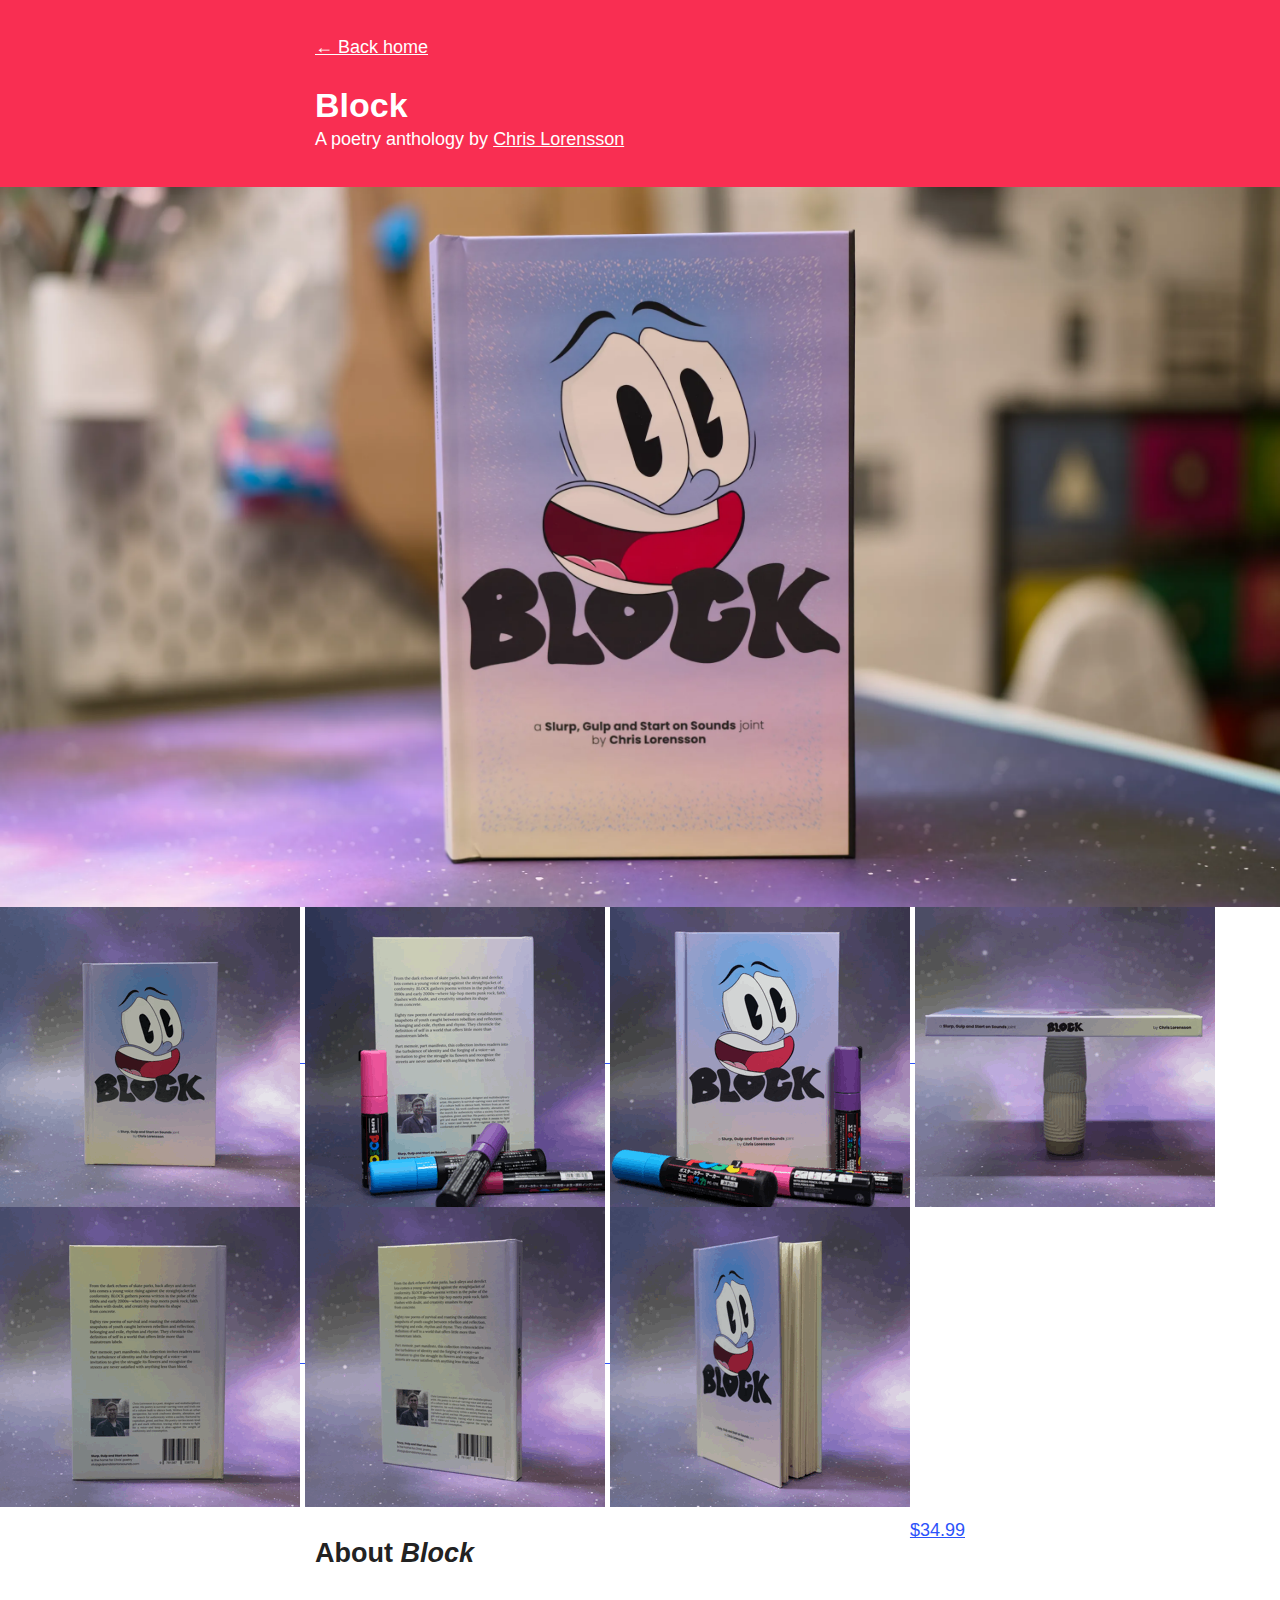
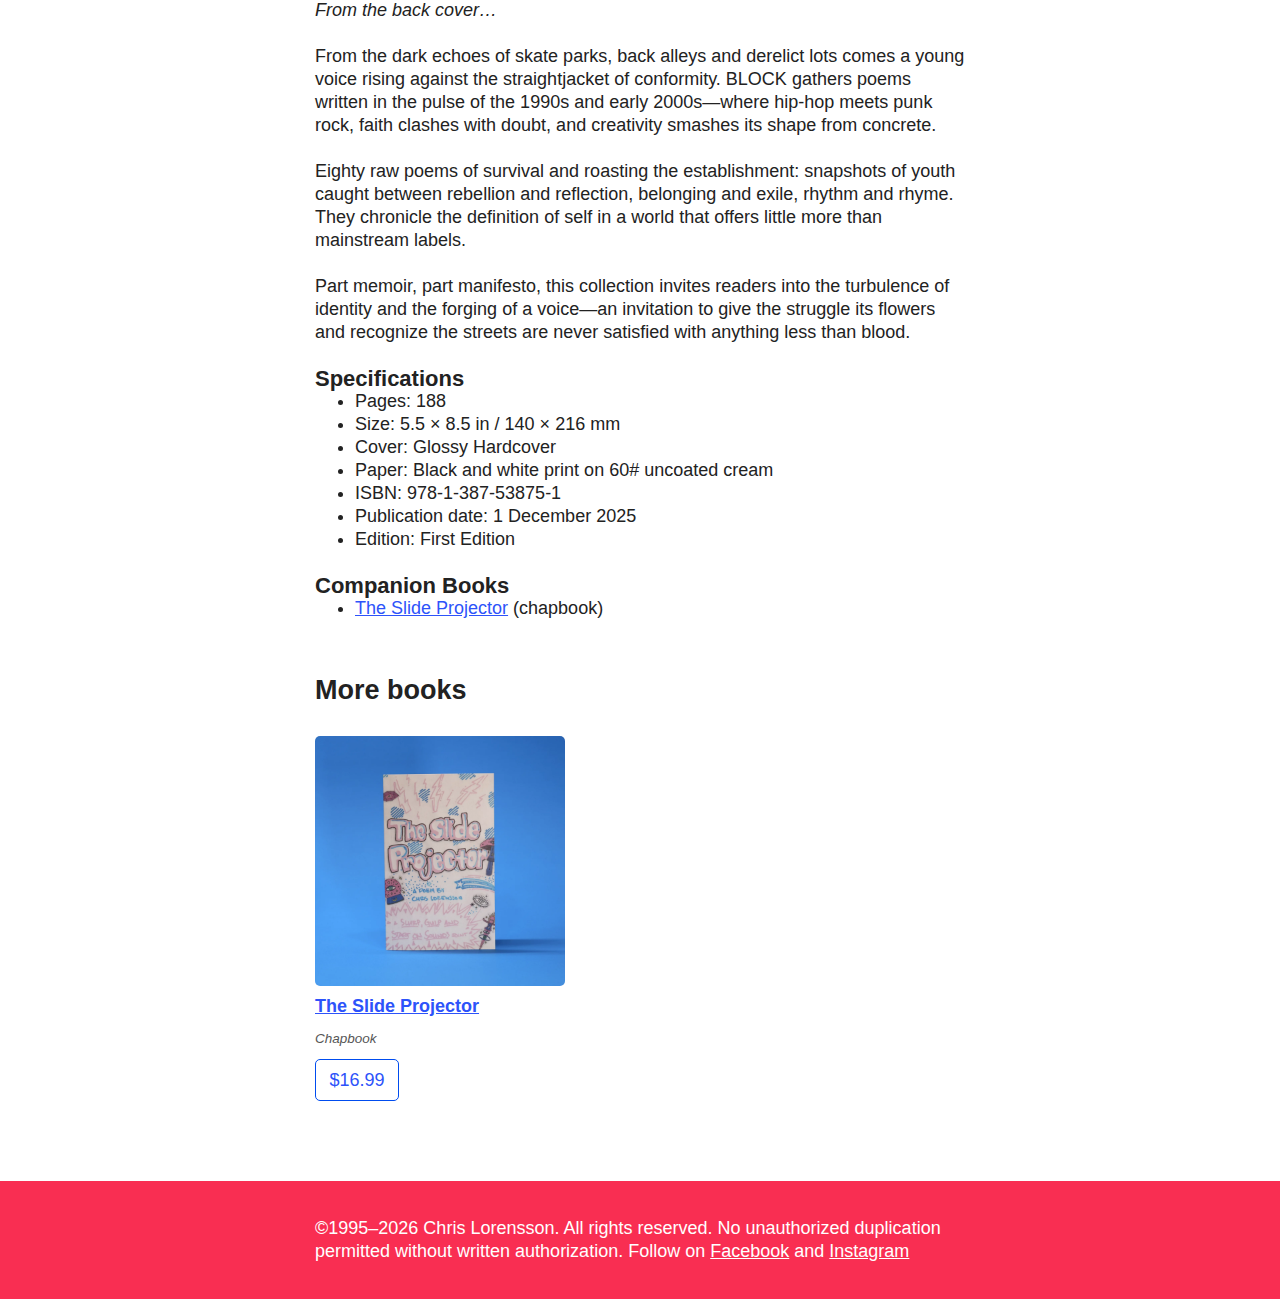
<file: books/block/index.html>
<!doctype html>
<html class="no-js" lang="">

<head>
  <meta charset="utf-8">
  <meta name="viewport" content="width=device-width, initial-scale=1">
  <title>Block | A poetry anthology by Chris Lorensson</title>
  <link rel="stylesheet" href="../../css/style.css">
  <meta name="description" content="Block | A poetry anthology by Chris Lorensson">

  <meta property="og:title" content="Block | A poetry anthology by Chris Lorensson">
  <meta property="og:type" content="">
  <meta property="og:url" content="https://slurpgulpandstartonsounds.com">
  <meta property="og:image" content="https://slurpgulpandstartonsounds.com/img/book-block-square.webp">
  <meta property="og:image:alt" content="book cover">

  <link rel="icon" href="../../favicon.ico" sizes="any">
  <link rel="icon" href="../../favicon.svg" type="image/svg+xml">
  <link rel="apple-touch-icon" href="../../apple-touch-icon.png">

  <link rel="manifest" href="../../site.webmanifest">
  <meta name="theme-color" content="#FFCEFD">
  <!-- MailerLite Universal -->
  <script>
      (function(w,d,e,u,f,l,n){w[f]=w[f]||function(){(w[f].q=w[f].q||[])
      .push(arguments);},l=d.createElement(e),l.async=1,l.src=u,
      n=d.getElementsByTagName(e)[0],n.parentNode.insertBefore(l,n);})
      (window,document,'script','https://assets.mailerlite.com/js/universal.js','ml');
      ml('account', '1740467');
  </script>
  <!-- End MailerLite Universal -->
  <link rel="stylesheet" href="../../css/photoswipe.css">
</head>

<body>
  <div id="fb-root"></div>
  <script async defer crossorigin="anonymous" src="https://connect.facebook.net/en_US/sdk.js#xfbml=1&version=v23.0&appId=147687718653615"></script>
  <article>
    <header id="block">
      <nav><a href="https://slurpgulpandstartonsounds.com">&larr; Back home</a></nav>
      <h1>Block</h1>
      <p>A poetry anthology by <a href="https://chrislorensson.com" target="_blank">Chris Lorensson</a></p>
    </header>
    <img src="../../img/hero-block.webp" style="width:100%;height:auto;display:block;" />
    <div id="gallery">
      <a href="../../img/block-1.webp" 
        data-pswp-width="1500" 
        data-pswp-height="1500" 
        target="_blank">
        <img src="../../img/block-1-thumb.webp" alt="" />
      </a>
      <a href="../../img/block-2.webp" 
        data-pswp-width="1500" 
        data-pswp-height="1500" 
        target="_blank">
        <img src="../../img/block-2-thumb.webp" alt="" />
      </a>
      <a href="../../img/block-3.webp" 
        data-pswp-width="1500" 
        data-pswp-height="1500" 
        target="_blank">
        <img src="../../img/block-3-thumb.webp" alt="" />
      </a>
      <a href="../../img/block-4.webp" 
        data-pswp-width="1500" 
        data-pswp-height="1500" 
        target="_blank">
        <img src="../../img/block-4-thumb.webp" alt="" />
      </a>
      <a href="../../img/block-5.webp" 
        data-pswp-width="1500" 
        data-pswp-height="1500" 
        target="_blank">
        <img src="../../img/block-5-thumb.webp" alt="" />
      </a>
      <a href="../../img/block-6.webp" 
        data-pswp-width="1500" 
        data-pswp-height="1500" 
        target="_blank">
        <img src="../../img/block-6-thumb.webp" alt="" />
      </a>
      <a href="../../img/block-7.webp" 
        data-pswp-width="1500" 
        data-pswp-height="1500" 
        target="_blank">
        <img src="../../img/block-7-thumb.webp" alt="" />
      </a>
    </div>
    <section>
      <a class="big button" style="float: right; clear: right; margin: 0 0 1rem 1rem;" href="https://www.lulu.com/shop/chris-lorensson/block/hardcover/product-rmrj2k6.html" target="_blank">$34.99</a>
      <header><h2>About <em>Block</em></h2></header>
      <!-- <p class="release"><span><strong>Coming 1 December, 2025&hellip;</strong> Sign up to the <a href="#email">mailing&nbsp;list</a> for&nbsp;updates</span></p> -->
      <p><em>From the back cover&hellip;</em></p>
      <p>From the dark echoes of skate parks, back alleys and derelict lots comes a young voice rising against the straightjacket of conformity. BLOCK gathers poems written in the pulse of the 1990s and early 2000s—where hip-hop meets punk rock, faith clashes with doubt, and creativity smashes its shape from&nbsp;concrete.</p>
      <p>Eighty raw poems of survival and roasting the establishment: snapshots of youth caught between rebellion and reflection, belonging and exile, rhythm and rhyme. They chronicle the definition of self in a world that offers little more than mainstream&nbsp;labels.</p>
      <p>Part memoir, part manifesto, this collection invites readers into the turbulence of identity and the forging of a voice—an invitation to give the struggle its flowers and recognize the streets are never satisfied with anything less than&nbsp;blood.</p>

      <h3>Specifications</h3>
      <ul>
        <li>Pages: 188</li>
        <li>Size: 5.5 × 8.5 in / 140 × 216 mm</li>
        <li>Cover: Glossy Hardcover</li>
        <li>Paper: Black and white print on 60# uncoated cream</li>
        <li>ISBN: 978-1-387-53875-1</li>
        <li>Publication date: 1 December 2025</li>
        <li>Edition: First Edition</li>
      </ul>

      <h3>Companion Books</h3>
      <ul>
        <li><a href="../theslideprojector/">The Slide Projector</a> (chapbook)</li>
      </ul>
    </section>
    <section>
      <header><h2>More books</h2></header>
      <ul id="book-list">
        <li>
          <a href="/books/theslideprojector/"><img src="../../img/book-theslideprojector-square.webp" alt="book cover" /></a>
          <h4><a href="/books/theslideprojector/">The Slide Projector</a></h4>
          <p>Chapbook</p>
          <a class="button" href="https://www.lulu.com/shop/chris-lorensson-and-chris-lorensson-and-chris-lorensson-and-chris-lorensson/the-slide-projector/paperback/product-578wpwp.html" target="_blank">$16.99</a>
        </li>
      </ul>
    </section>
    <section id="email">
      <div class="clearfix">&nbsp;</div>
      <div class="ml-embedded" data-form="8SSd9Y"></div>
      <div class="clearfix">&nbsp;</div>
    </section>
    <footer>
      <p>&copy;1995&ndash;<script>document.write(new Date().getFullYear())</script> Chris Lorensson. All rights reserved. No unauthorized duplication permitted without written&nbsp;authorization. Follow on <a href="https://www.facebook.com/slurpgulpandstartonsounds/" target="_blank">Facebook</a> and <a href="https://www.instagram.com/chrislorensson" target="_blank">Instagram</a></p>
    </footer>
  </article>
  <script type="module">
    import PhotoSwipeLightbox from '../../js/photoswipe/photoswipe-lightbox.esm.js';
    const lightbox = new PhotoSwipeLightbox({
      gallery: '#gallery',
      children: 'a',
      pswpModule: () => import('../../js/photoswipe/photoswipe.esm.js')
    });
    lightbox.init();
  </script>
</body>

</html>
</file>
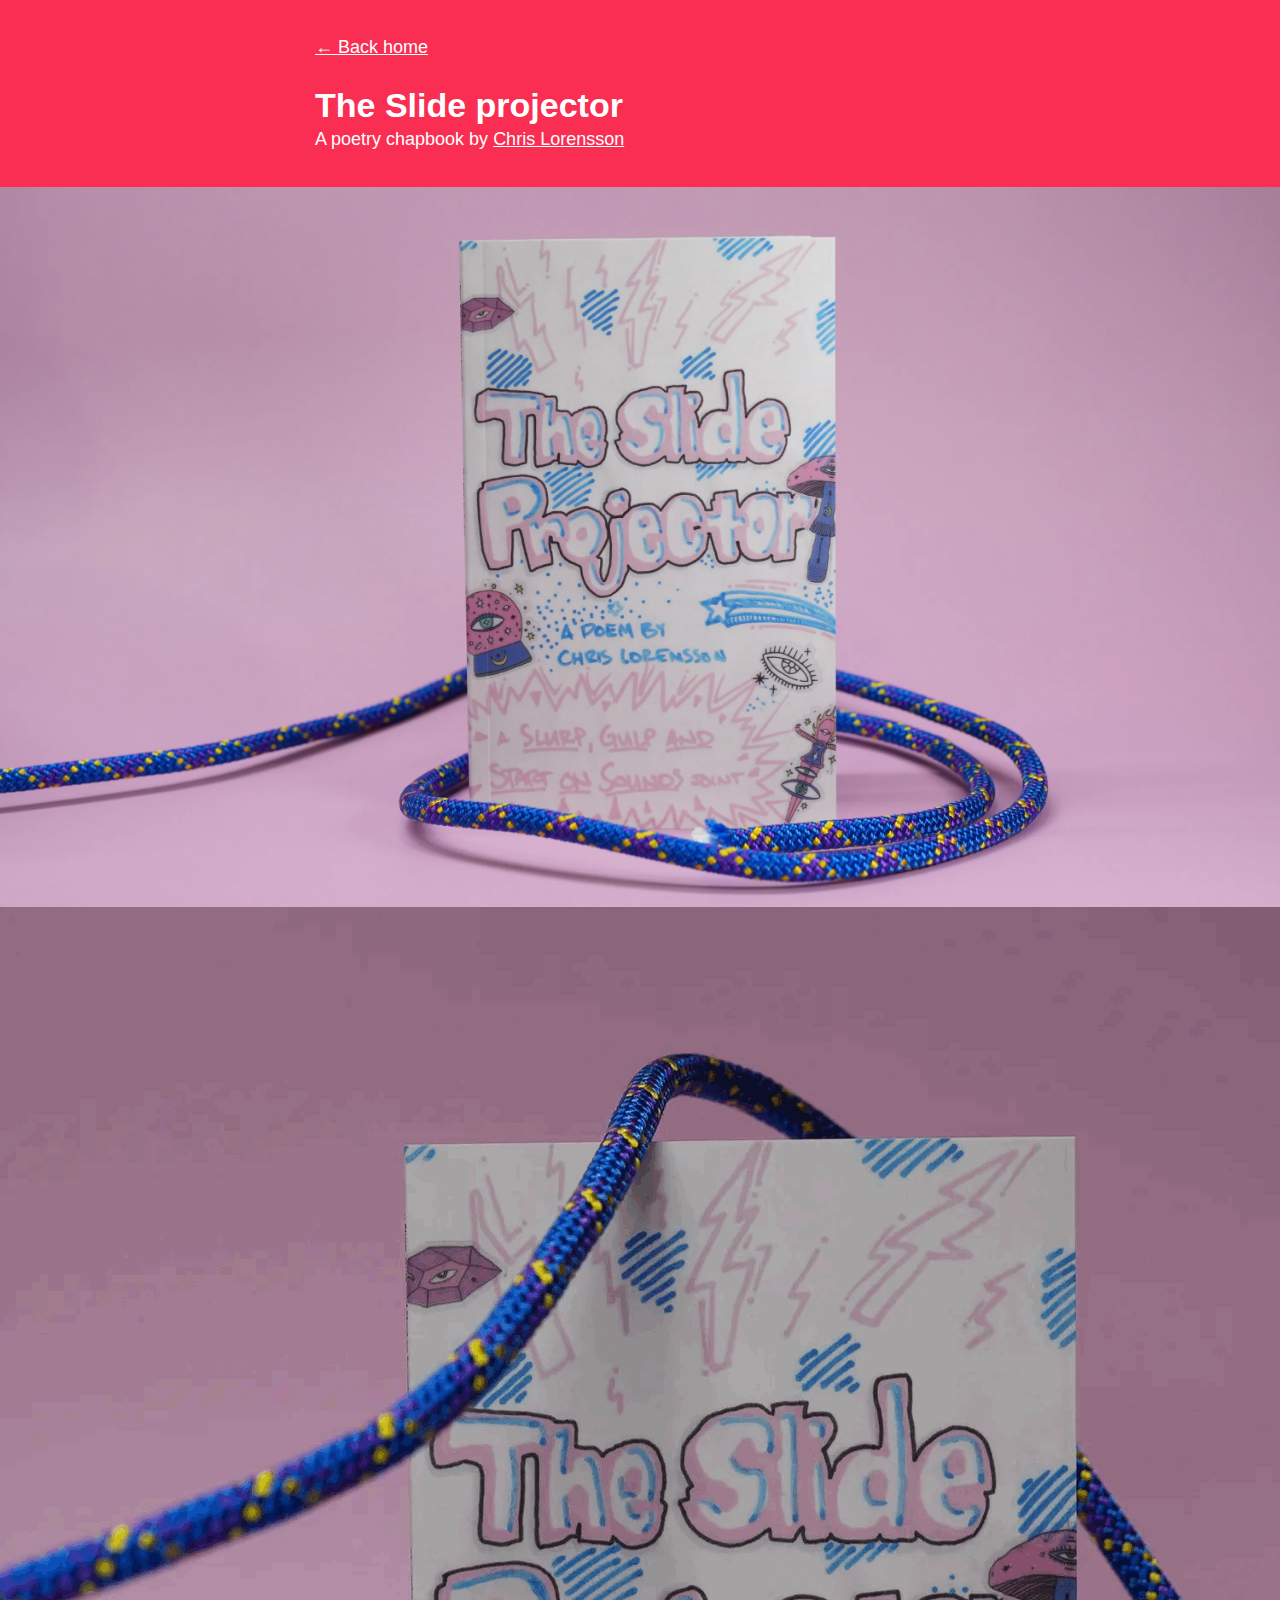
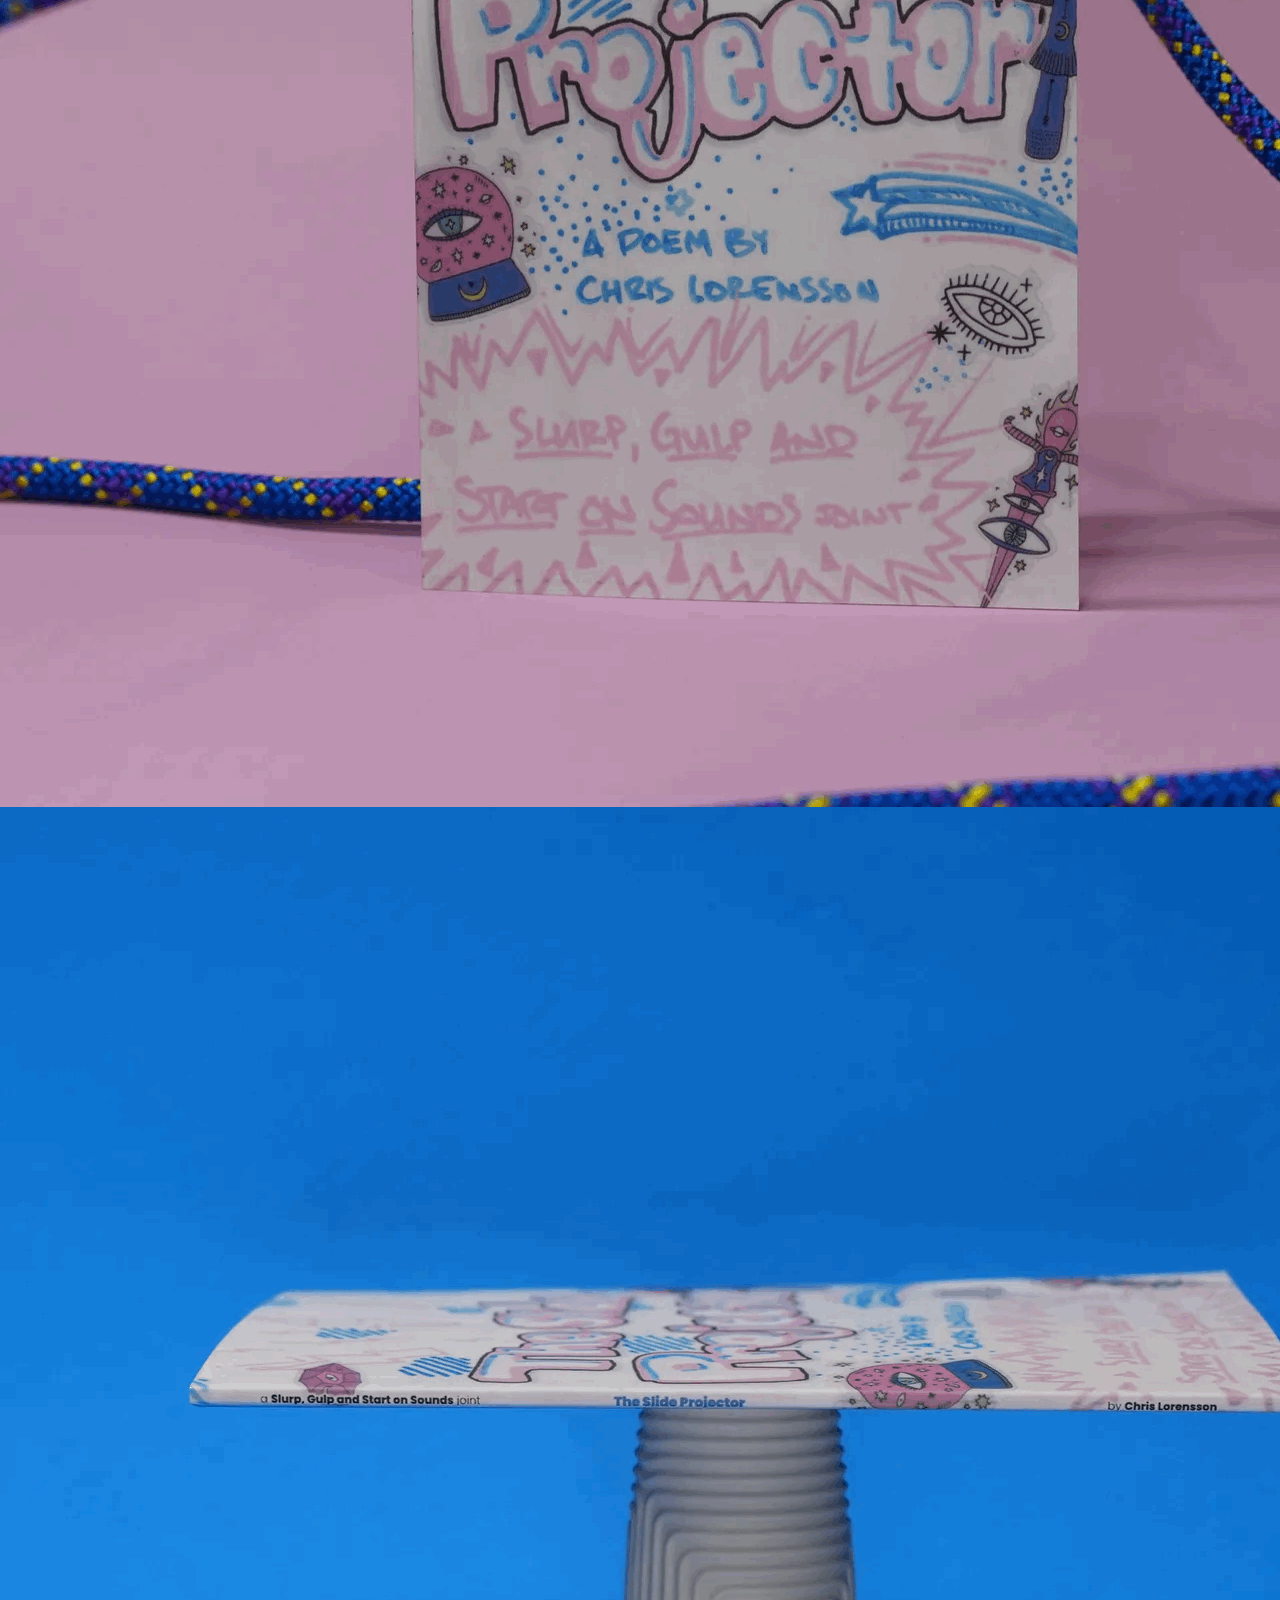
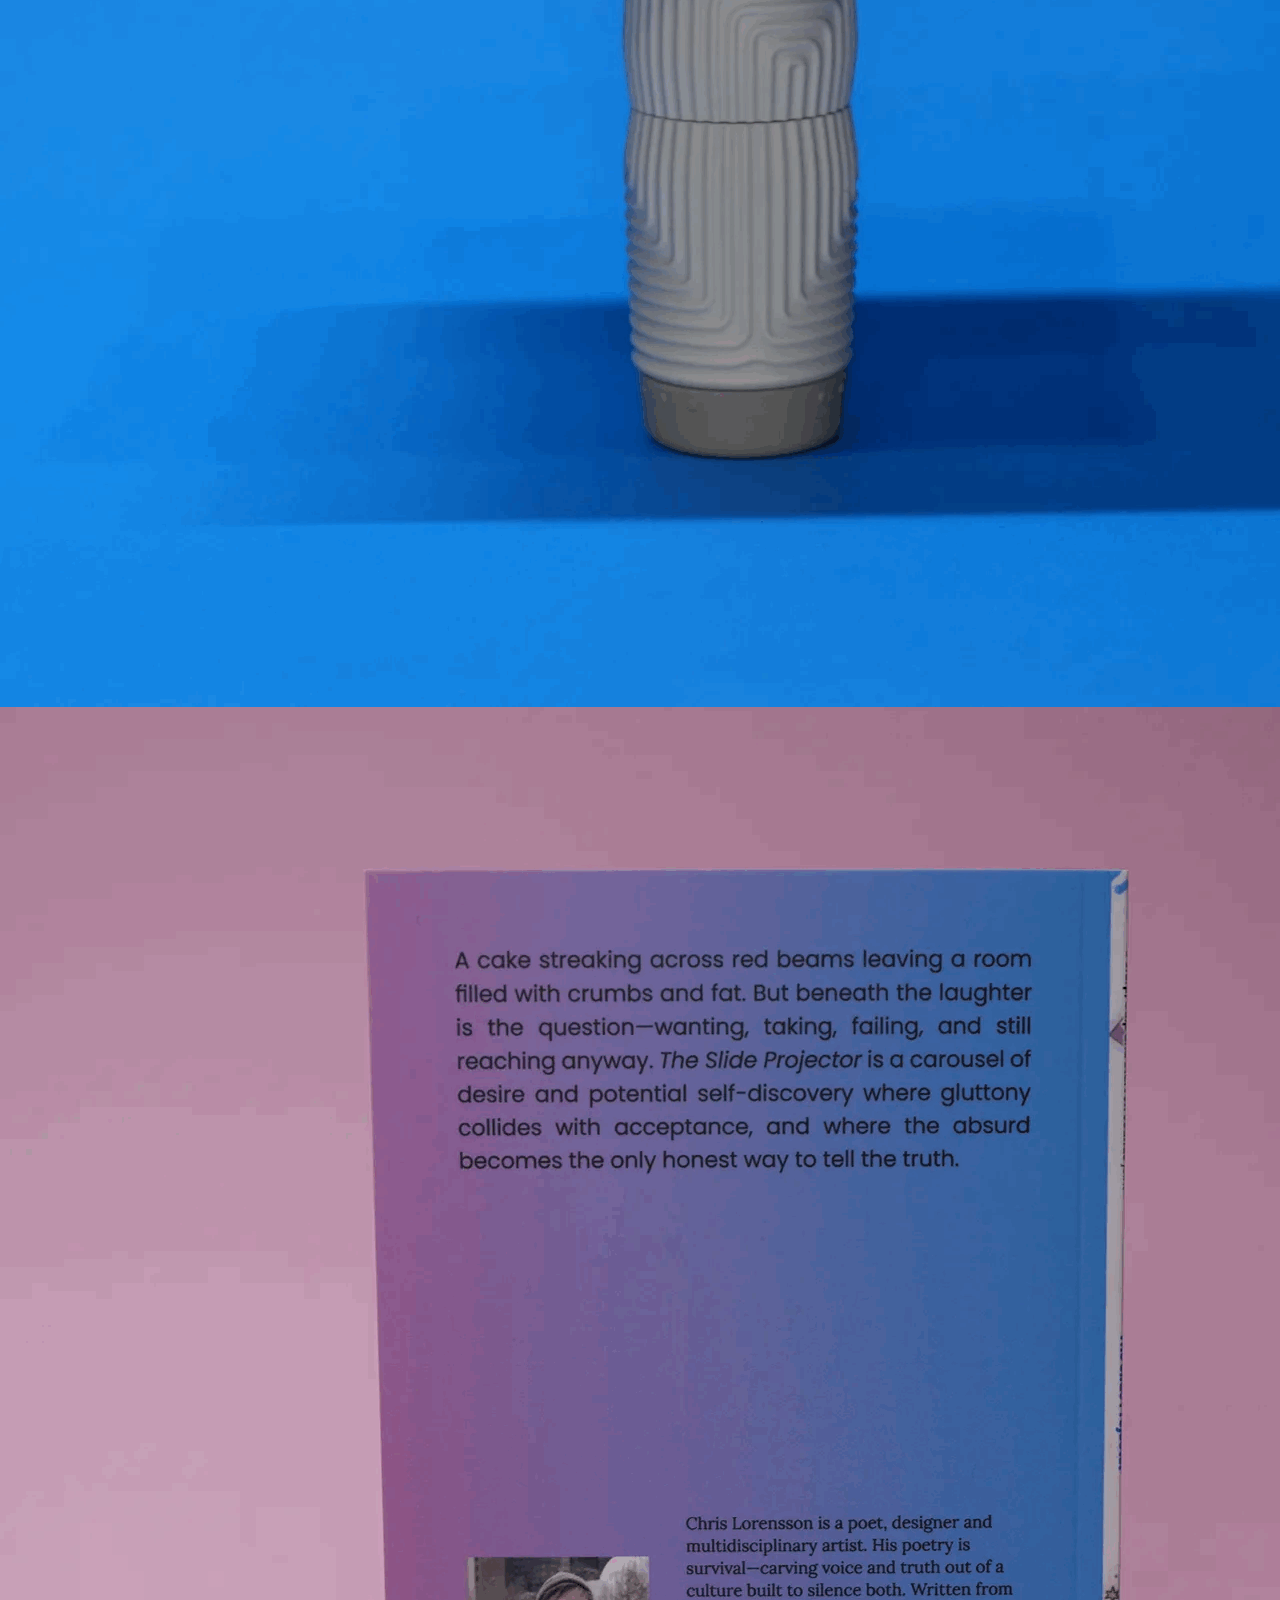
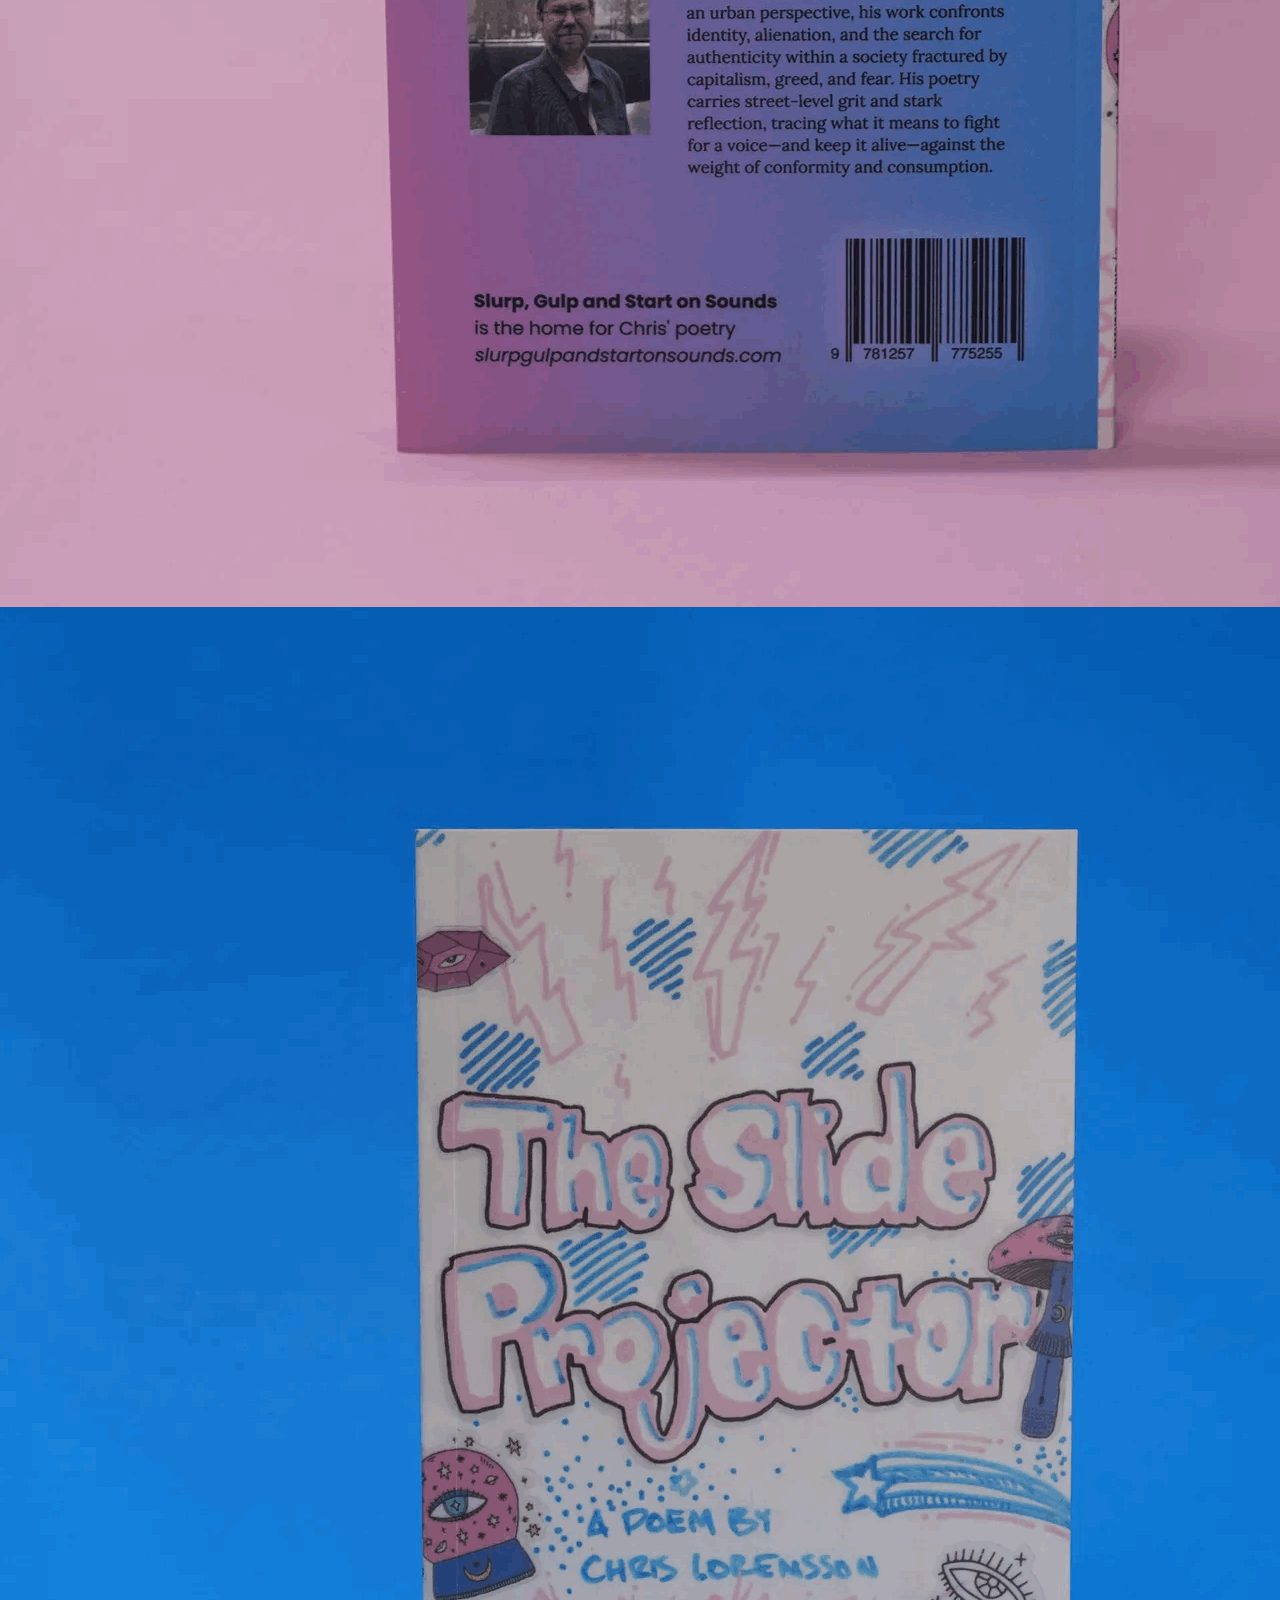
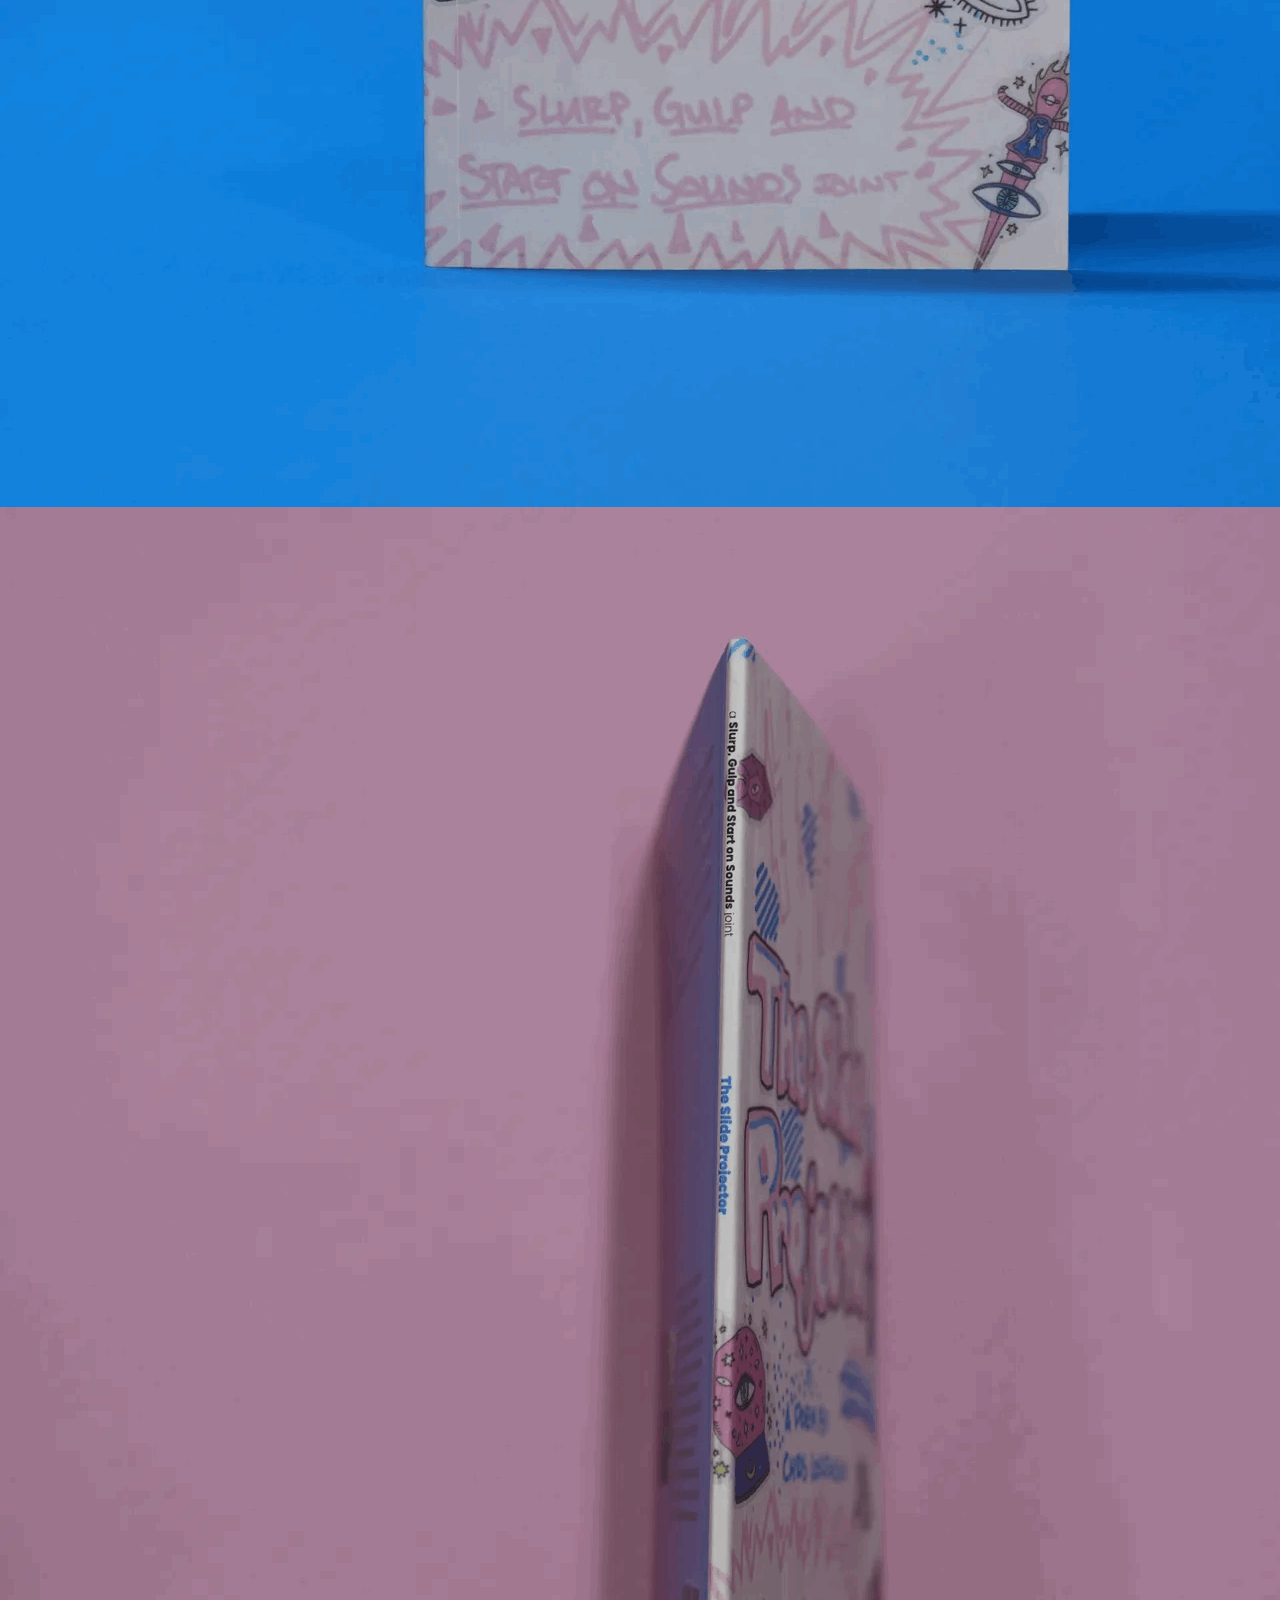
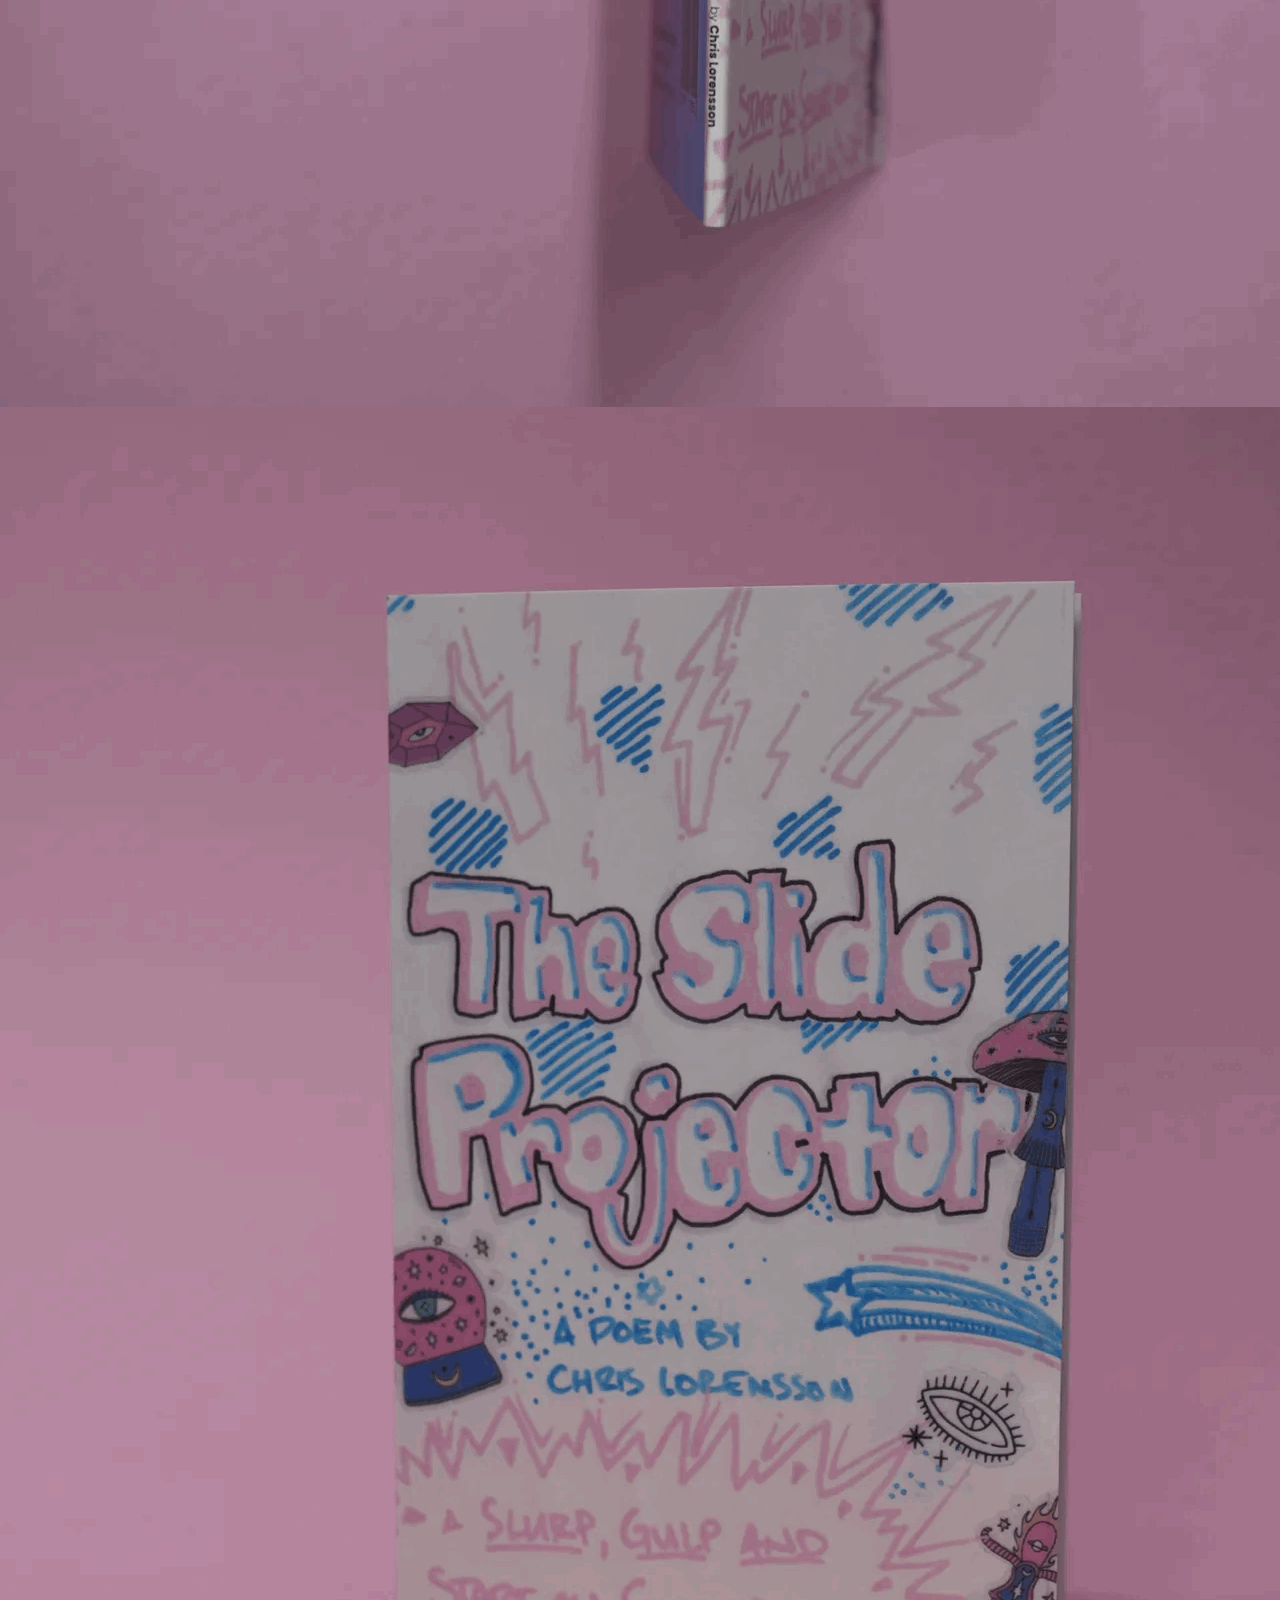
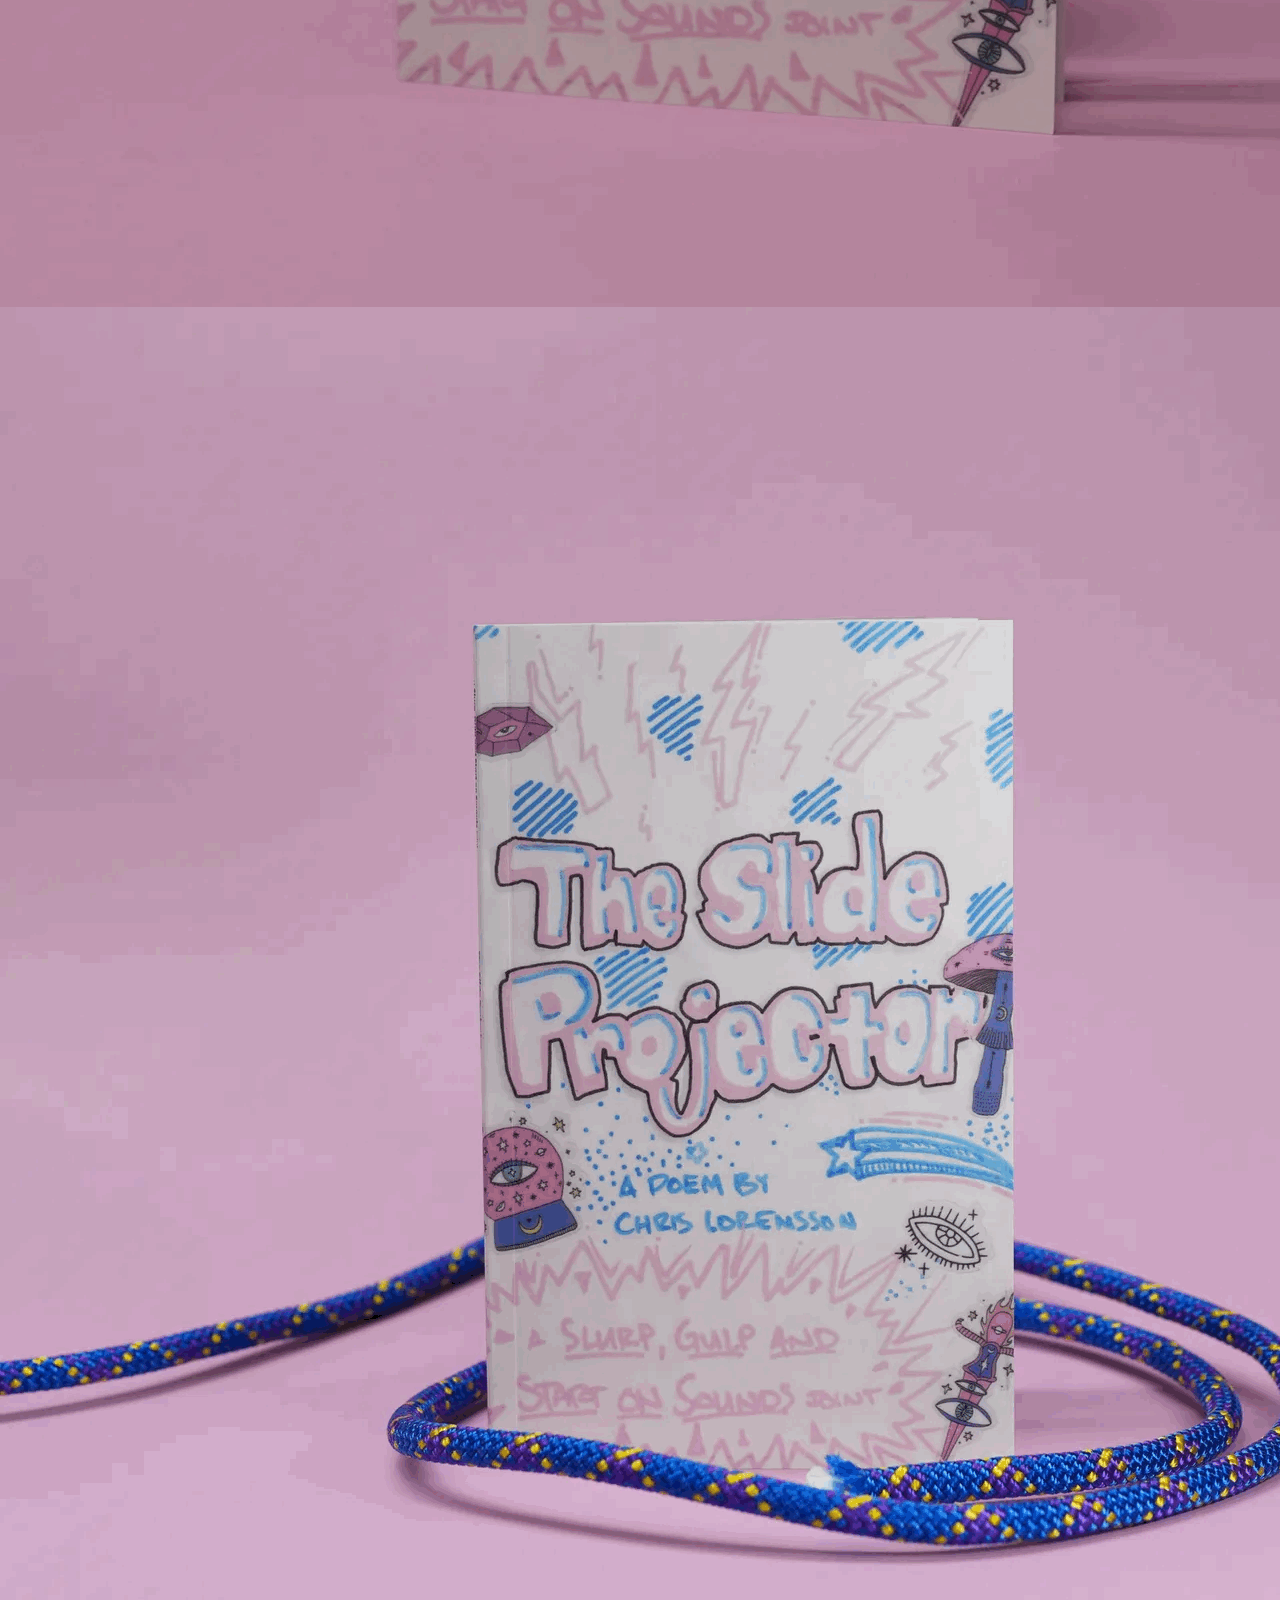
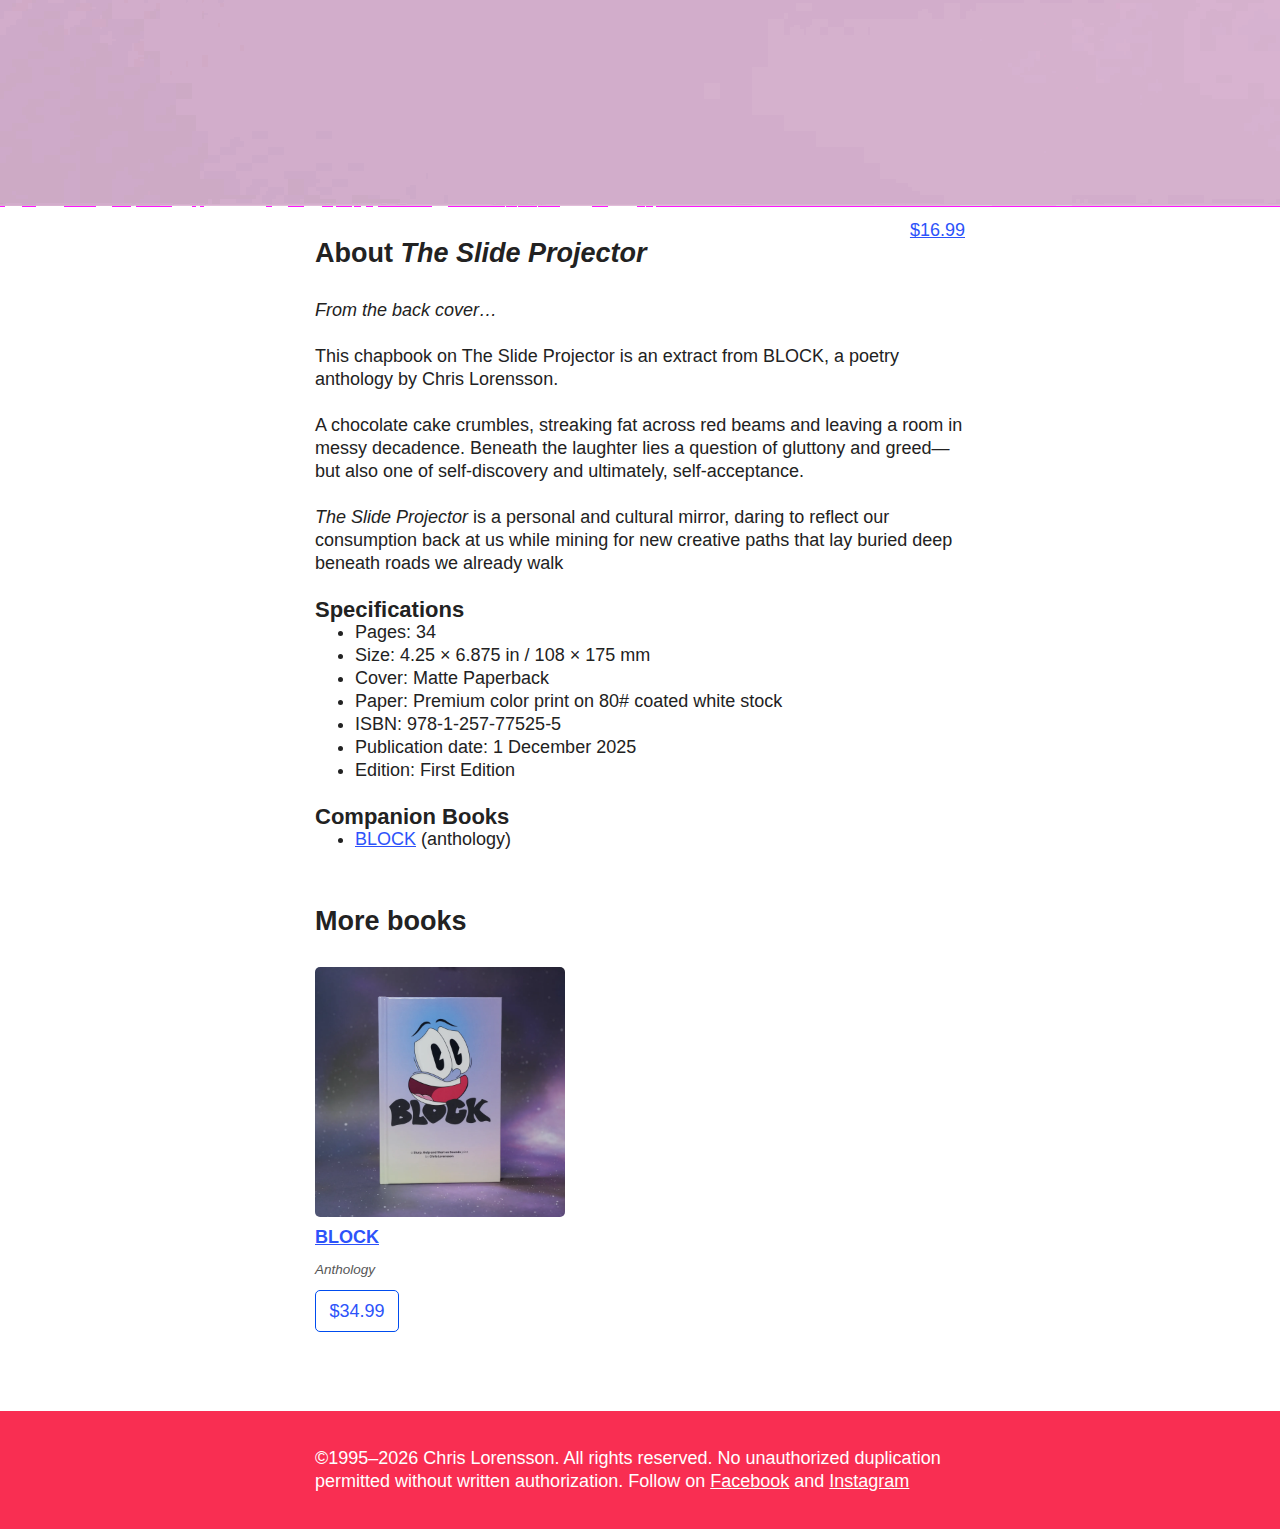
<file: books/theslideprojector/index.html>
<!doctype html>
<html class="no-js" lang="">

<head>
  <meta charset="utf-8">
  <meta name="viewport" content="width=device-width, initial-scale=1">
  <title>The Slide Projector | A poetry chapbook by Chris Lorensson</title>
  <link rel="stylesheet" href="../../css/style.css">
  <meta name="description" content="The Slide Projector | A poetry chapbook by Chris Lorensson">

  <meta property="og:title" content="The Slide Projector | A poetry chapbook by Chris Lorensson">
  <meta property="og:type" content="">
  <meta property="og:url" content="https://slurpgulpandstartonsounds.com">
  <meta property="og:image" content="https://slurpgulpandstartonsounds.com/img/book-theslideprojector-square.webp">
  <meta property="og:image:alt" content="book cover">

  <link rel="icon" href="../../favicon.ico" sizes="any">
  <link rel="icon" href="../../favicon.svg" type="image/svg+xml">
  <link rel="apple-touch-icon" href="../../apple-touch-icon.png">

  <link rel="manifest" href="../../site.webmanifest">
  <meta name="theme-color" content="#0D6CC6">
  <!-- MailerLite Universal -->
  <script>
      (function(w,d,e,u,f,l,n){w[f]=w[f]||function(){(w[f].q=w[f].q||[])
      .push(arguments);},l=d.createElement(e),l.async=1,l.src=u,
      n=d.getElementsByTagName(e)[0],n.parentNode.insertBefore(l,n);})
      (window,document,'script','https://assets.mailerlite.com/js/universal.js','ml');
      ml('account', '1740467');
  </script>
  <!-- End MailerLite Universal -->
  <link rel="stylesheet" href="../../css/photoswipe.css">
</head>

<body>
  <div id="fb-root"></div>
  <script async defer crossorigin="anonymous" src="https://connect.facebook.net/en_US/sdk.js#xfbml=1&version=v23.0&appId=147687718653615"></script>
  <article>
    <header id="theslideprojector">
      <nav><a href="https://slurpgulpandstartonsounds.com">&larr; Back home</a></nav>
      <h1>The Slide projector</h1>
      <p>A poetry chapbook by <a href="https://chrislorensson.com" target="_blank">Chris Lorensson</a></p>
    </header>
    <img src="../../img/hero-theslideprojector.webp" style="width:100%;height:auto;display:block;" />
    <div id="gallery">
      <a href="../../img/theslideprojector-1.webp" 
        data-pswp-width="1500" 
        data-pswp-height="1500" 
        target="_blank">
        <img src="../../img/theslideprojector-1-thumb.webp" alt="" />
      </a>
      <a href="../../img/theslideprojector-2.webp" 
        data-pswp-width="1500" 
        data-pswp-height="1500" 
        target="_blank">
        <img src="../../img/theslideprojector-2-thumb.webp" alt="" />
      </a>
      <a href="../../img/theslideprojector-4.webp" 
        data-pswp-width="1500" 
        data-pswp-height="1500" 
        target="_blank">
        <img src="../../img/theslideprojector-4-thumb.webp" alt="" />
      </a>
      <a href="../../img/theslideprojector-3.webp" 
        data-pswp-width="1500" 
        data-pswp-height="1500" 
        target="_blank">
        <img src="../../img/theslideprojector-3-thumb.webp" alt="" />
      </a>
      <a href="../../img/theslideprojector-6.webp" 
        data-pswp-width="1500" 
        data-pswp-height="1500" 
        target="_blank">
        <img src="../../img/theslideprojector-6-thumb.webp" alt="" />
      </a>
      <a href="../../img/theslideprojector-7.webp" 
        data-pswp-width="1500" 
        data-pswp-height="1500" 
        target="_blank">
        <img src="../../img/theslideprojector-7-thumb.webp" alt="" />
      </a>
      <a href="../../img/theslideprojector-5.webp" 
        data-pswp-width="1500" 
        data-pswp-height="1500" 
        target="_blank">
        <img src="../../img/theslideprojector-5-thumb.webp" alt="" />
      </a>
    </div>
    <section>
      <a class="big button" style="float: right; clear: right; margin: 0 0 1rem 1rem;" href="https://www.lulu.com/shop/chris-lorensson-and-chris-lorensson-and-chris-lorensson-and-chris-lorensson/the-slide-projector/paperback/product-578wpwp.html" target="_blank">$16.99</a>
      <header><h2>About <em>The Slide Projector</em></h2></header>
      <!-- <p class="release"><span><strong>Coming 1 December, 2025&hellip;</strong> Sign up to the <a href="#email">mailing&nbsp;list</a> for&nbsp;updates</span></p> -->
      <p><em>From the back cover&hellip;</em></p>
      <p>This chapbook on The Slide Projector is an extract from BLOCK, a poetry anthology by Chris&nbsp;Lorensson.</p>
      <p>A chocolate cake crumbles, streaking fat across red beams and leaving a room in messy decadence. Beneath the laughter lies a question of gluttony and
        greed—but also one of self-discovery and ultimately, self-acceptance.</p>
      <p><em>The Slide Projector</em> is a personal and cultural mirror, daring to reflect our consumption back at us while mining for new creative paths that lay buried deep beneath roads we already&nbsp;walk</p>

      <h3>Specifications</h3>
      <ul>
        <li>Pages: 34</li>
        <li>Size: 4.25 × 6.875 in / 108 × 175 mm</li>
        <li>Cover: Matte Paperback</li>
        <li>Paper: Premium color print on 80# coated white stock</li>
        <li>ISBN: 978-1-257-77525-5</li>
        <li>Publication date: 1 December 2025</li>
        <li>Edition: First Edition</li>
      </ul>

      <h3>Companion Books</h3>
      <ul>
        <li><a href="../block/">BLOCK</a> (anthology)</li>
      </ul>
    </section>
    <section>
      <header><h2>More books</h2></header>
      <ul id="book-list">
        <li>
          <a href="/books/block/"><img src="../../img/book-block-square.webp" alt="book cover" /></a>
          <h4><a href="/books/block/">BLOCK</a></h4>
          <p>Anthology</p>
          <a class="button" href="https://www.lulu.com/shop/chris-lorensson/block/hardcover/product-rmrj2k6.html" target="_blank">$34.99</a>
        </li>
      </ul>
    </section>
    <section id="email">
      <div class="clearfix">&nbsp;</div>
      <div class="ml-embedded" data-form="8SSd9Y"></div>
      <div class="clearfix">&nbsp;</div>
    </section>
    <footer>
      <p>&copy;1995&ndash;<script>document.write(new Date().getFullYear())</script> Chris Lorensson. All rights reserved. No unauthorized duplication permitted without written&nbsp;authorization. Follow on <a href="https://www.facebook.com/slurpgulpandstartonsounds/" target="_blank">Facebook</a> and <a href="https://www.instagram.com/chrislorensson" target="_blank">Instagram</a></p>
    </footer>
  </article>
  <script type="module">
    import PhotoSwipeLightbox from '../../js/photoswipe/photoswipe-lightbox.esm.js';
    const lightbox = new PhotoSwipeLightbox({
      gallery: '#gallery',
      children: 'a',
      pswpModule: () => import('../../js/photoswipe/photoswipe.esm.js')
    });
    lightbox.init();
  </script>
</body>

</html>
</file>
<file: css/style.css>
/*! HTML5 Boilerplate v9.0.1 | MIT License | https://html5boilerplate.com/ */

/* main.css 3.0.0 | MIT License | https://github.com/h5bp/main.css#readme */
/*
 * What follows is the result of much research on cross-browser styling.
 * Credit left inline and big thanks to Nicolas Gallagher, Jonathan Neal,
 * Kroc Camen, and the H5BP dev community and team.
 */

/* ==========================================================================
   Base styles: opinionated defaults
   ========================================================================== */

html {
  color: #222;
  font-size: 1em;
  line-height: 1.4;
}

/*
 * Remove text-shadow in selection highlight:
 * https://twitter.com/miketaylr/status/12228805301
 *
 * Customize the background color to match your design.
 */

::-moz-selection {
  background: #b3d4fc;
  text-shadow: none;
}

::selection {
  background: #b3d4fc;
  text-shadow: none;
}

section:not(:last-of-type) {
  border-bottom: 1px solid rgba(255,255,255,0);
}

/*
 * A better looking default horizontal rule
 */

hr {
  display: block;
  height: 1px;
  border: 0;
  border-top: 1px solid #ccc;
  margin: 1em 0;
  padding: 0;
}

/*
 * Remove the gap between audio, canvas, iframes,
 * images, videos and the bottom of their containers:
 * https://github.com/h5bp/html5-boilerplate/issues/440
 */

audio,
canvas,
iframe,
img,
svg,
video {
  vertical-align: middle;
}

/*
 * Remove default fieldset styles.
 */

fieldset {
  border: 0;
  margin: 0;
  padding: 0;
}

/*
 * Allow only vertical resizing of textareas.
 */

textarea {
  resize: vertical;
}

/* ==========================================================================
   Author's custom styles
   ========================================================================== */

body {
  font-family: "Helvetica Neue", Helvetica, Arial, sans-serif;
}

ul#book-list {
  list-style-type: none;
  margin: 0;
  padding: 0;
  display: flex;
  flex-flow: row;
  flex-wrap: wrap;
}

ul#book-list li {
  flex-grow: 1;
  width: 45%;
  max-width: 250px;
  margin: 0 5% 5% 0;
}

ul#book-list li > * {
  margin: 0.5rem 0 0 0;
}

ul#book-list li p {
  font-style: italic;
  color: #565656;
  font-size: 0.75rem;
}

ul#book-list img {
  display: block;
  max-width: 100%;
  border-radius: 5px;
}

ul#book-list a.button,
ul#book-list a.button:visited {
  display: inline-block;
  padding: 0 0.75rem;
  height: 40px;
  line-height: 40px;
  border-radius: 5px;
  border: 1px solid #004cef;
  text-decoration: none;
}

ul#book-list a.button:hover {
  text-decoration: underline
}

header#banner {
  background-color: black;
  color: white;
  text-align: center;
  font-style: italic;
  padding: 2px 1rem;
  font-size: 0.75rem;
}

a, a:visited {
  color: #2D53FA;
}

/* article > header {
  background-image: url('../img/SGSS-photo.jpeg');
  background-repeat: no-repeat;
  background-size: cover;
} */

article > header, article > footer {
  background-color: #F92E52;
  color: #fff;
  padding-top: 2rem;
  padding-bottom: 2rem;
}

header p, footer p {
  margin-top: 0;
  margin-bottom: 0;
}

article > header a, article > header a:visited,
footer a, footer a:visited {
  color: #ffffff;
}
p.podcast-badges img {
  display: inline-block;
  margin: 0 0.25rem 0.25rem 0;
  border-collapse: collapse;
  white-space: 0;
}
section, footer > *, article > header > * {
  max-width: 650px;
  margin-left: auto;
  margin-right: auto;
  padding-left: 2rem;
  padding-right: 2rem;
}
html, .root {
  font-size: 18px;
  line-height: 23px;
}
body, .article {
  font-family: sans-serif;
  font-size: 1em;
  line-height: 1.27777778em;
  /* max-width: 560px; */
  margin: auto;
}
h1, .h1 {
  font-size: 1.88888889em;
  line-height: 1.35294118em;
  margin-top: 0.67647059em;
  margin-bottom: 0;
}
h2, .h2 {
  font-size: 1.5em;
  line-height: 1.7037037em;
  margin-top: 0.85185185em;
  margin-bottom: 0.85185185em;
}
h3, .h3 {
  font-size: 1.22222222em;
  line-height: 1.04545455em;
  margin-top: 1.04545455em;
  margin-bottom: 0em;
}
h4, .h4 {
  font-size: 1em;
  line-height: 1.27777778em;
  margin-top: 1.27777778em;
  margin-bottom: 0em;
}
h5, .h5 {
  font-size: 1em;
  line-height: 1.27777778em;
  margin-top: 1.27777778em;
  margin-bottom: 0em;
}
p, ul, ol, pre, table, blockquote {
  margin-top: 0em;
  margin-bottom: 1.27777778em;
}
ul ul, ol ol, ul ol, ol ul {
  margin-top: 0em;
  margin-bottom: 0em;
}

/* Let's make sure all's aligned */
hr, .hr {
  border: 1px solid;
  margin: -1px 0;
}
a, b, i, strong, em, small, code {
  line-height: 0;
}
sub, sup {
  line-height: 0;
  position: relative;
  vertical-align: baseline;
}
sup {
  top: -0.5em;
}
sub {
  bottom: -0.25em;
}

/* ==========================================================================
   Helper classes
   ========================================================================== */

/*
 * Hide visually and from screen readers
 */

.hidden,
[hidden] {
  display: none !important;
}

/*
 * Hide only visually, but have it available for screen readers:
 * https://snook.ca/archives/html_and_css/hiding-content-for-accessibility
 *
 * 1. For long content, line feeds are not interpreted as spaces and small width
 *    causes content to wrap 1 word per line:
 *    https://medium.com/@jessebeach/beware-smushed-off-screen-accessible-text-5952a4c2cbfe
 */

.visually-hidden {
  border: 0;
  clip: rect(0, 0, 0, 0);
  height: 1px;
  margin: -1px;
  overflow: hidden;
  padding: 0;
  position: absolute;
  white-space: nowrap;
  width: 1px;
  /* 1 */
}

/*
 * Extends the .visually-hidden class to allow the element
 * to be focusable when navigated to via the keyboard:
 * https://www.drupal.org/node/897638
 */

.visually-hidden.focusable:active,
.visually-hidden.focusable:focus {
  clip: auto;
  height: auto;
  margin: 0;
  overflow: visible;
  position: static;
  white-space: inherit;
  width: auto;
}

/*
 * Hide visually and from screen readers, but maintain layout
 */

.invisible {
  visibility: hidden;
}

/*
 * Clearfix: contain floats
 *
 * The use of `table` rather than `block` is only necessary if using
 * `::before` to contain the top-margins of child elements.
 */

.clearfix::before,
.clearfix::after {
  content: "";
  display: table;
}

.clearfix::after {
  clear: both;
}

/* ==========================================================================
   EXAMPLE Media Queries for Responsive Design.
   These examples override the primary ('mobile first') styles.
   Modify as content requires.
   ========================================================================== */

@media only screen and (min-width: 35em) {
  /* Style adjustments for viewports that meet the condition */
}

@media print,
  (-webkit-min-device-pixel-ratio: 1.25),
  (min-resolution: 1.25dppx),
  (min-resolution: 120dpi) {
  /* Style adjustments for high resolution devices */
}

/* ==========================================================================
   Print styles.
   Inlined to avoid the additional HTTP request:
   https://www.phpied.com/delay-loading-your-print-css/
   ========================================================================== */

@media print {
  *,
  *::before,
  *::after {
    background: #fff !important;
    color: #000 !important;
    /* Black prints faster */
    box-shadow: none !important;
    text-shadow: none !important;
  }

  a,
  a:visited {
    text-decoration: underline;
  }

  a[href]::after {
    content: " (" attr(href) ")";
  }

  abbr[title]::after {
    content: " (" attr(title) ")";
  }

  /*
   * Don't show links that are fragment identifiers,
   * or use the `javascript:` pseudo protocol
   */
  a[href^="#"]::after,
  a[href^="javascript:"]::after {
    content: "";
  }

  pre {
    white-space: pre-wrap !important;
  }

  pre,
  blockquote {
    border: 1px solid #999;
    page-break-inside: avoid;
  }

  tr,
  img {
    page-break-inside: avoid;
  }

  p,
  h2,
  h3 {
    orphans: 3;
    widows: 3;
  }

  h2,
  h3 {
    page-break-after: avoid;
  }
}
</file>
<file: css/photoswipe.css>
/*! PhotoSwipe main CSS by Dmytro Semenov | photoswipe.com */

.pswp {
  --pswp-bg: #000;
  --pswp-placeholder-bg: #222;
  

  --pswp-root-z-index: 100000;
  
  --pswp-preloader-color: rgba(79, 79, 79, 0.4);
  --pswp-preloader-color-secondary: rgba(255, 255, 255, 0.9);
  
  /* defined via js:
  --pswp-transition-duration: 333ms; */
  
  --pswp-icon-color: #fff;
  --pswp-icon-color-secondary: #4f4f4f;
  --pswp-icon-stroke-color: #4f4f4f;
  --pswp-icon-stroke-width: 2px;

  --pswp-error-text-color: var(--pswp-icon-color);
}


/*
	Styles for basic PhotoSwipe (pswp) functionality (sliding area, open/close transitions)
*/

.pswp {
	position: fixed;
	top: 0;
	left: 0;
	width: 100%;
	height: 100%;
	z-index: var(--pswp-root-z-index);
	display: none;
	touch-action: none;
	outline: 0;
	opacity: 0.003;
	contain: layout style size;
	-webkit-tap-highlight-color: rgba(0, 0, 0, 0);
}

/* Prevents focus outline on the root element,
  (it may be focused initially) */
.pswp:focus {
  outline: 0;
}

.pswp * {
  box-sizing: border-box;
}

.pswp img {
  max-width: none;
}

.pswp--open {
	display: block;
}

.pswp,
.pswp__bg {
	transform: translateZ(0);
	will-change: opacity;
}

.pswp__bg {
  opacity: 0.005;
	background: var(--pswp-bg);
}

.pswp,
.pswp__scroll-wrap {
	overflow: hidden;
}

.pswp__scroll-wrap,
.pswp__bg,
.pswp__container,
.pswp__item,
.pswp__content,
.pswp__img,
.pswp__zoom-wrap {
	position: absolute;
	top: 0;
	left: 0;
	width: 100%;
	height: 100%;
}

.pswp__img,
.pswp__zoom-wrap {
	width: auto;
	height: auto;
}

.pswp--click-to-zoom.pswp--zoom-allowed .pswp__img {
	cursor: -webkit-zoom-in;
	cursor: -moz-zoom-in;
	cursor: zoom-in;
}

.pswp--click-to-zoom.pswp--zoomed-in .pswp__img {
	cursor: move;
	cursor: -webkit-grab;
	cursor: -moz-grab;
	cursor: grab;
}

.pswp--click-to-zoom.pswp--zoomed-in .pswp__img:active {
  cursor: -webkit-grabbing;
  cursor: -moz-grabbing;
  cursor: grabbing;
}

/* :active to override grabbing cursor */
.pswp--no-mouse-drag.pswp--zoomed-in .pswp__img,
.pswp--no-mouse-drag.pswp--zoomed-in .pswp__img:active,
.pswp__img {
	cursor: -webkit-zoom-out;
	cursor: -moz-zoom-out;
	cursor: zoom-out;
}


/* Prevent selection and tap highlights */
.pswp__container,
.pswp__img,
.pswp__button,
.pswp__counter {
	-webkit-user-select: none;
	-moz-user-select: none;
	-ms-user-select: none;
	user-select: none;
}

.pswp__item {
	/* z-index for fade transition */
	z-index: 1;
	overflow: hidden;
}

.pswp__hidden {
	display: none !important;
}

/* Allow to click through pswp__content element, but not its children */
.pswp__content {
  pointer-events: none;
}
.pswp__content > * {
  pointer-events: auto;
}


/*

  PhotoSwipe UI

*/

/*
	Error message appears when image is not loaded
	(JS option errorMsg controls markup)
*/
.pswp__error-msg-container {
  display: grid;
}
.pswp__error-msg {
	margin: auto;
	font-size: 1em;
	line-height: 1;
	color: var(--pswp-error-text-color);
}

/*
class pswp__hide-on-close is applied to elements that
should hide (for example fade out) when PhotoSwipe is closed
and show (for example fade in) when PhotoSwipe is opened
 */
.pswp .pswp__hide-on-close {
	opacity: 0.005;
	will-change: opacity;
	transition: opacity var(--pswp-transition-duration) cubic-bezier(0.4, 0, 0.22, 1);
	z-index: 10; /* always overlap slide content */
	pointer-events: none; /* hidden elements should not be clickable */
}

/* class pswp--ui-visible is added when opening or closing transition starts */
.pswp--ui-visible .pswp__hide-on-close {
	opacity: 1;
	pointer-events: auto;
}

/* <button> styles, including css reset */
.pswp__button {
	position: relative;
	display: block;
	width: 50px;
	height: 60px;
	padding: 0;
	margin: 0;
	overflow: hidden;
	cursor: pointer;
	background: none;
	border: 0;
	box-shadow: none;
	opacity: 0.85;
	-webkit-appearance: none;
	-webkit-touch-callout: none;
}

.pswp__button:hover,
.pswp__button:active,
.pswp__button:focus {
  transition: none;
  padding: 0;
  background: none;
  border: 0;
  box-shadow: none;
  opacity: 1;
}

.pswp__button:disabled {
  opacity: 0.3;
  cursor: auto;
}

.pswp__icn {
  fill: var(--pswp-icon-color);
  color: var(--pswp-icon-color-secondary);
}

.pswp__icn {
  position: absolute;
  top: 14px;
  left: 9px;
  width: 32px;
  height: 32px;
  overflow: hidden;
  pointer-events: none;
}

.pswp__icn-shadow {
  stroke: var(--pswp-icon-stroke-color);
  stroke-width: var(--pswp-icon-stroke-width);
  fill: none;
}

.pswp__icn:focus {
	outline: 0;
}

/*
	div element that matches size of large image,
	large image loads on top of it,
	used when msrc is not provided
*/
div.pswp__img--placeholder,
.pswp__img--with-bg {
	background: var(--pswp-placeholder-bg);
}

.pswp__top-bar {
	position: absolute;
	left: 0;
	top: 0;
	width: 100%;
	height: 60px;
	display: flex;
  flex-direction: row;
  justify-content: flex-end;
	z-index: 10;

	/* allow events to pass through top bar itself */
	pointer-events: none !important;
}
.pswp__top-bar > * {
  pointer-events: auto;
  /* this makes transition significantly more smooth,
     even though inner elements are not animated */
  will-change: opacity;
}


/*

  Close button

*/
.pswp__button--close {
  margin-right: 6px;
}


/*

  Arrow buttons

*/
.pswp__button--arrow {
  position: absolute;
  top: 0;
  width: 75px;
  height: 100px;
  top: 50%;
  margin-top: -50px;
}

.pswp__button--arrow:disabled {
  display: none;
  cursor: default;
}

.pswp__button--arrow .pswp__icn {
  top: 50%;
  margin-top: -30px;
  width: 60px;
  height: 60px;
  background: none;
  border-radius: 0;
}

.pswp--one-slide .pswp__button--arrow {
  display: none;
}

/* hide arrows on touch screens */
.pswp--touch .pswp__button--arrow {
  visibility: hidden;
}

/* show arrows only after mouse was used */
.pswp--has_mouse .pswp__button--arrow {
  visibility: visible;
}

.pswp__button--arrow--prev {
  right: auto;
  left: 0px;
}

.pswp__button--arrow--next {
  right: 0px;
}
.pswp__button--arrow--next .pswp__icn {
  left: auto;
  right: 14px;
  /* flip horizontally */
  transform: scale(-1, 1);
}

/*

  Zoom button

*/
.pswp__button--zoom {
  display: none;
}

.pswp--zoom-allowed .pswp__button--zoom {
  display: block;
}

/* "+" => "-" */
.pswp--zoomed-in .pswp__zoom-icn-bar-v {
  display: none;
}


/*

  Loading indicator

*/
.pswp__preloader {
  position: relative;
  overflow: hidden;
  width: 50px;
  height: 60px;
  margin-right: auto;
}

.pswp__preloader .pswp__icn {
  opacity: 0;
  transition: opacity 0.2s linear;
  animation: pswp-clockwise 600ms linear infinite;
}

.pswp__preloader--active .pswp__icn {
  opacity: 0.85;
}

@keyframes pswp-clockwise {
  0% { transform: rotate(0deg); }
  100% { transform: rotate(360deg); }
}


/*

  "1 of 10" counter

*/
.pswp__counter {
  height: 30px;
  margin-top: 15px;
  margin-inline-start: 20px;
  font-size: 14px;
  line-height: 30px;
  color: var(--pswp-icon-color);
  text-shadow: 1px 1px 3px var(--pswp-icon-color-secondary);
  opacity: 0.85;
}

.pswp--one-slide .pswp__counter {
  display: none;
}
</file>
